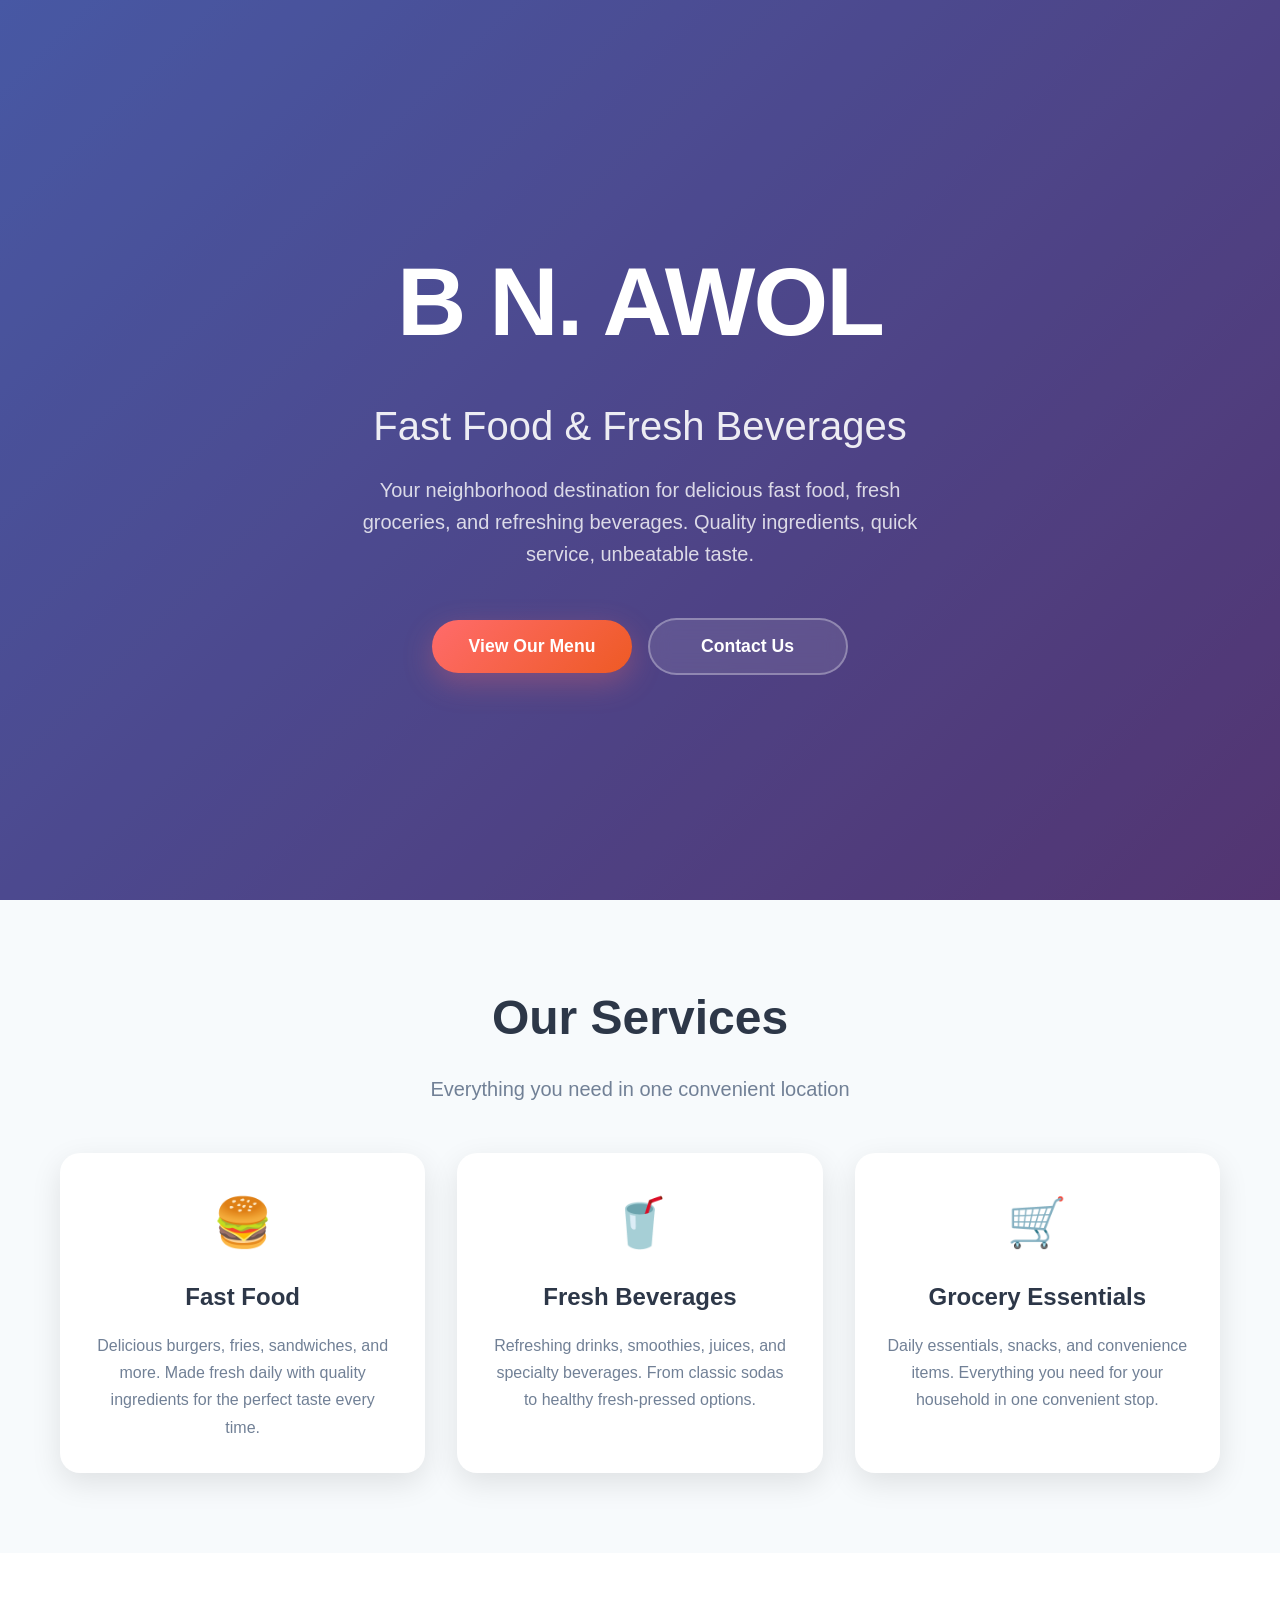
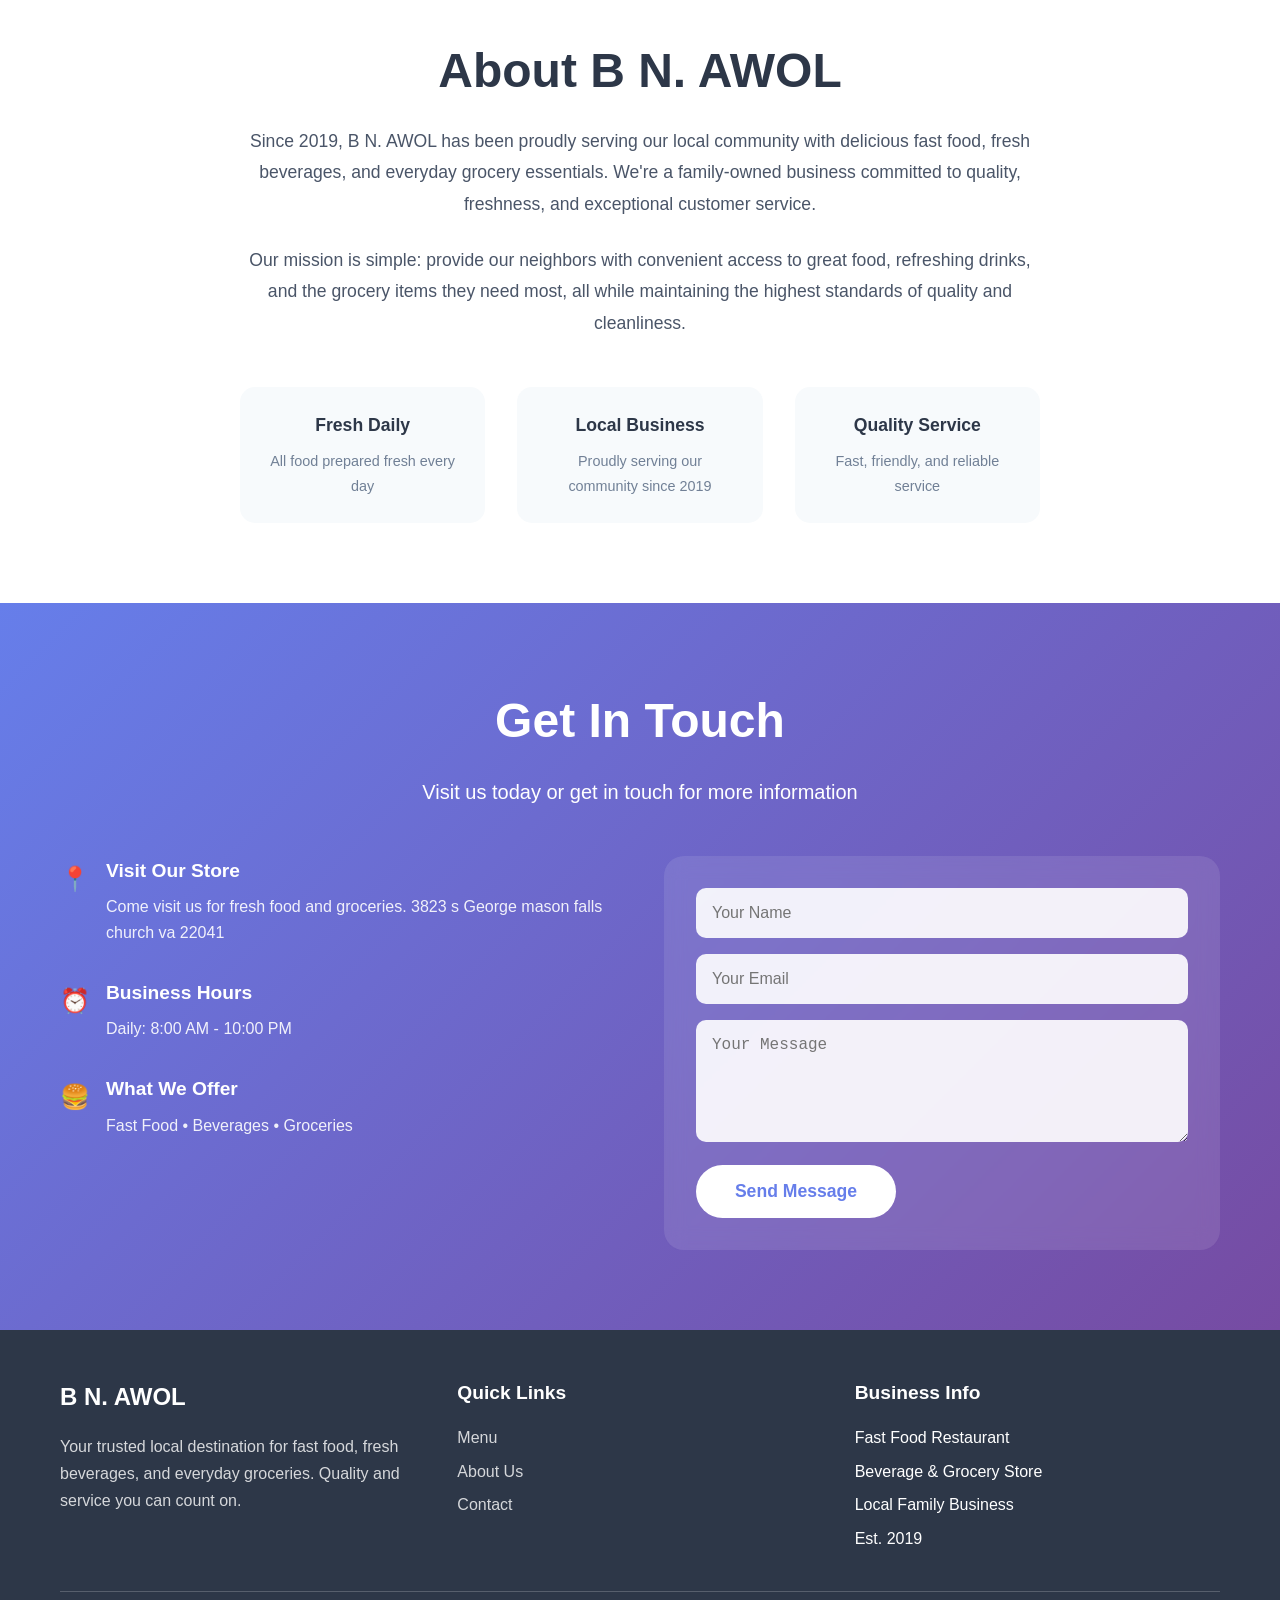
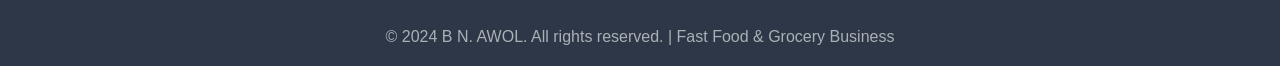
<file: index.html>
<!DOCTYPE html>
<html lang="en">
<head>
    <meta charset="UTF-8">
    <meta name="viewport" content="width=device-width, initial-scale=1.0">
    <title>B N. AWOL - Fast Food & Fresh Beverages</title>
    <meta name="description" content="B N. AWOL - Your local destination for delicious fast food, fresh beverages, and everyday groceries. Quality ingredients, quick service, unbeatable taste.">
    <meta name="author" content="B N. AWOL">
    
    <meta property="og:title" content="B N. AWOL - Fast Food & Fresh Beverages">
    <meta property="og:description" content="Your neighborhood fast food and grocery business. Fresh ingredients, quality service, and great taste you can trust.">
    <meta property="og:type" content="website">
    
    <link rel="stylesheet" href="profile.css">
</head>
<body>
    <!-- Hero Section -->
    <section id="hero" class="hero">
        <div class="hero-overlay"></div>
        <div class="hero-content">
            <h1 class="hero-title">B N. AWOL</h1>
            <p class="hero-subtitle">Fast Food & Fresh Beverages</p>
            <p class="hero-description">
                Your neighborhood destination for delicious fast food, fresh groceries, and refreshing beverages. 
                Quality ingredients, quick service, unbeatable taste.
            </p>
            <div class="hero-buttons">
                <button class="btn btn-primary" onclick="scrollToSection('services')">View Our Menu</button>
                <button class="btn btn-outline" onclick="scrollToSection('contact')">Contact Us</button>
            </div>
        </div>
    </section>

    <!-- Services Section -->
    <section id="services" class="services">
        <div class="container">
            <h2 class="section-title">Our Services</h2>
            <p class="section-subtitle">Everything you need in one convenient location</p>
            
            <div class="services-grid">
                <div class="service-card">
                    <div class="service-icon">🍔</div>
                    <h3>Fast Food</h3>
                    <p>Delicious burgers, fries, sandwiches, and more. Made fresh daily with quality ingredients for the perfect taste every time.</p>
                </div>
                
                <div class="service-card">
                    <div class="service-icon">🥤</div>
                    <h3>Fresh Beverages</h3>
                    <p>Refreshing drinks, smoothies, juices, and specialty beverages. From classic sodas to healthy fresh-pressed options.</p>
                </div>
                
                <div class="service-card">
                    <div class="service-icon">🛒</div>
                    <h3>Grocery Essentials</h3>
                    <p>Daily essentials, snacks, and convenience items. Everything you need for your household in one convenient stop.</p>
                </div>
            </div>
        </div>
    </section>

    <!-- About Section -->
    <section id="about" class="about">
        <div class="container">
            <div class="about-content">
                <div class="about-text">
                    <h2 class="section-title">About B N. AWOL</h2>
                    <p>
                        Since 2019, B N. AWOL has been proudly serving our local community with delicious fast food, 
                        fresh beverages, and everyday grocery essentials. We're a family-owned business committed to 
                        quality, freshness, and exceptional customer service.
                    </p>
                    <p>
                        Our mission is simple: provide our neighbors with convenient access to great food, refreshing drinks, 
                        and the grocery items they need most, all while maintaining the highest standards of quality and cleanliness.
                    </p>
                    
                    <div class="about-features">
                        <div class="feature">
                            <strong>Fresh Daily</strong>
                            <span>All food prepared fresh every day</span>
                        </div>
                        <div class="feature">
                            <strong>Local Business</strong>
                            <span>Proudly serving our community since 2019</span>
                        </div>
                        <div class="feature">
                            <strong>Quality Service</strong>
                            <span>Fast, friendly, and reliable service</span>
                        </div>
                    </div>
                </div>
            </div>
        </div>
    </section>

    <!-- Contact Section -->
    <section id="contact" class="contact">
        <div class="container">
            <h2 class="section-title text-white">Get In Touch</h2>
            <p class="section-subtitle text-white">Visit us today or get in touch for more information</p>
            
            <div class="contact-content">
                <div class="contact-info">
                    <div class="contact-item">
                        <div class="contact-icon">📍</div>
                        <div>
                            <h4>Visit Our Store</h4>
                            <p>Come visit us for fresh food and groceries. 3823 s George mason  
 falls church va 22041</p>
                        </div>
                    </div>
                    
                    <div class="contact-item">
                        <div class="contact-icon">⏰</div>
                        <div>
                            <h4>Business Hours</h4>
                            <p>Daily: 8:00 AM - 10:00 PM</p>
                        </div>
                    </div>
                    
                    <div class="contact-item">
                        <div class="contact-icon">🍔</div>
                        <div>
                            <h4>What We Offer</h4>
                            <p>Fast Food • Beverages • Groceries</p>
                        </div>
                    </div>
                </div>
                
                <div class="contact-form">
                    <form id="contactForm" onsubmit="handleFormSubmit(event)">
                        <input type="text" id="name" placeholder="Your Name" required>
                        <input type="email" id="email" placeholder="Your Email" required>
                        <textarea id="message" placeholder="Your Message" rows="5" required></textarea>
                        <button type="submit" class="btn btn-white">Send Message</button>
                    </form>
                </div>
            </div>
        </div>
    </section>

    <!-- Footer -->
    <footer class="footer">
        <div class="container">
            <div class="footer-content">
                <div class="footer-section">
                    <h3>B N. AWOL</h3>
                    <p>Your trusted local destination for fast food, fresh beverages, and everyday groceries. Quality and service you can count on.</p>
                </div>
                
                <div class="footer-section">
                    <h4>Quick Links</h4>
                    <ul>
                        <li><a href="#services" onclick="scrollToSection('services')">Menu</a></li>
                        <li><a href="#about" onclick="scrollToSection('about')">About Us</a></li>
                        <li><a href="#contact" onclick="scrollToSection('contact')">Contact</a></li>
                    </ul>
                </div>
                
                <div class="footer-section">
                    <h4>Business Info</h4>
                    <ul>
                        <li>Fast Food Restaurant</li>
                        <li>Beverage & Grocery Store</li>
                        <li>Local Family Business</li>
                        <li>Est. 2019</li>
                    </ul>
                </div>
            </div>
            
            <div class="footer-bottom">
                <p>&copy; 2024 B N. AWOL. All rights reserved. | Fast Food & Grocery Business</p>
            </div>
        </div>
    </footer>

    <script src="profile.js"></script>
</body>
</html>
</file>
<file: profile.css>
* {
    margin: 0;
    padding: 0;
    box-sizing: border-box;
}

body {
    font-family: -apple-system, BlinkMacSystemFont, 'Segoe UI', Roboto, Oxygen, Ubuntu, Cantarell, sans-serif;
    line-height: 1.6;
    color: #333;
}

.container {
    max-width: 1200px;
    margin: 0 auto;
    padding: 0 20px;
}

/* Hero Section */
.hero {
    min-height: 100vh;
    background: linear-gradient(135deg, #667eea 0%, #764ba2 100%);
    display: flex;
    align-items: center;
    justify-content: center;
    text-align: center;
    position: relative;
    color: white;
}

.hero-overlay {
    position: absolute;
    inset: 0;
    background: rgba(0, 0, 0, 0.3);
}

.hero-content {
    position: relative;
    z-index: 10;
    max-width: 800px;
    padding: 0 20px;
}

.hero-title {
    font-size: clamp(3rem, 8vw, 6rem);
    font-weight: 800;
    margin-bottom: 1rem;
    letter-spacing: -0.02em;
}

.hero-subtitle {
    font-size: clamp(1.5rem, 4vw, 2.5rem);
    font-weight: 300;
    margin-bottom: 1rem;
    opacity: 0.9;
}

.hero-description {
    font-size: clamp(1rem, 2vw, 1.25rem);
    margin-bottom: 3rem;
    opacity: 0.8;
    max-width: 600px;
    margin-left: auto;
    margin-right: auto;
}

.hero-buttons {
    display: flex;
    flex-direction: column;
    gap: 1rem;
    align-items: center;
}

@media (min-width: 640px) {
    .hero-buttons {
        flex-direction: row;
        justify-content: center;
    }
}

/* Buttons */
.btn {
    padding: 1rem 2rem;
    border-radius: 50px;
    font-size: 1.1rem;
    font-weight: 600;
    text-decoration: none;
    border: none;
    cursor: pointer;
    transition: all 0.3s ease;
    display: inline-block;
    min-width: 200px;
}

.btn-primary {
    background: linear-gradient(135deg, #ff6b6b, #ee5a24);
    color: white;
    box-shadow: 0 10px 30px rgba(255, 107, 107, 0.3);
}

.btn-primary:hover {
    transform: translateY(-2px);
    box-shadow: 0 15px 40px rgba(255, 107, 107, 0.4);
}

.btn-outline {
    background: rgba(255, 255, 255, 0.1);
    color: white;
    border: 2px solid rgba(255, 255, 255, 0.3);
    backdrop-filter: blur(10px);
}

.btn-outline:hover {
    background: white;
    color: #667eea;
    transform: translateY(-2px);
}

.btn-white {
    background: white;
    color: #667eea;
}

.btn-white:hover {
    background: #f8f9fa;
    transform: translateY(-2px);
}

/* Sections */
section {
    padding: 5rem 0;
}

.section-title {
    font-size: clamp(2rem, 5vw, 3rem);
    font-weight: 700;
    text-align: center;
    margin-bottom: 1rem;
    color: #2d3748;
}

.section-subtitle {
    font-size: 1.25rem;
    text-align: center;
    margin-bottom: 3rem;
    color: #718096;
    max-width: 600px;
    margin-left: auto;
    margin-right: auto;
}

/* Services Section */
.services {
    background: #f7fafc;
}

.services-grid {
    display: grid;
    grid-template-columns: repeat(auto-fit, minmax(300px, 1fr));
    gap: 2rem;
    margin-top: 3rem;
}

.service-card {
    background: white;
    padding: 2rem;
    border-radius: 20px;
    text-align: center;
    box-shadow: 0 10px 30px rgba(0, 0, 0, 0.1);
    transition: transform 0.3s ease, box-shadow 0.3s ease;
}

.service-card:hover {
    transform: translateY(-5px);
    box-shadow: 0 20px 40px rgba(0, 0, 0, 0.15);
}

.service-icon {
    font-size: 3rem;
    margin-bottom: 1rem;
}

.service-card h3 {
    font-size: 1.5rem;
    font-weight: 600;
    margin-bottom: 1rem;
    color: #2d3748;
}

.service-card p {
    color: #718096;
    line-height: 1.7;
}

/* About Section */
.about {
    background: white;
}

.about-content {
    max-width: 800px;
    margin: 0 auto;
    text-align: center;
}

.about-text p {
    font-size: 1.1rem;
    color: #4a5568;
    margin-bottom: 1.5rem;
    line-height: 1.8;
}

.about-features {
    display: grid;
    grid-template-columns: repeat(auto-fit, minmax(200px, 1fr));
    gap: 2rem;
    margin-top: 3rem;
}

.feature {
    text-align: center;
    padding: 1.5rem;
    background: #f7fafc;
    border-radius: 15px;
}

.feature strong {
    display: block;
    font-size: 1.1rem;
    color: #2d3748;
    margin-bottom: 0.5rem;
}

.feature span {
    color: #718096;
    font-size: 0.9rem;
}

/* Contact Section */
.contact {
    background: linear-gradient(135deg, #667eea 0%, #764ba2 100%);
    color: white;
}

.contact .section-title,
.contact .section-subtitle {
    color: white;
}

.text-white {
    color: white;
}

.contact-content {
    display: grid;
    grid-template-columns: repeat(auto-fit, minmax(400px, 1fr));
    gap: 3rem;
    margin-top: 3rem;
}

.contact-info {
    display: flex;
    flex-direction: column;
    gap: 2rem;
}

.contact-item {
    display: flex;
    align-items: flex-start;
    gap: 1rem;
}

.contact-icon {
    font-size: 1.5rem;
    margin-top: 0.25rem;
}

.contact-item h4 {
    font-size: 1.2rem;
    margin-bottom: 0.5rem;
}

.contact-item p {
    opacity: 0.9;
}

.contact-form {
    background: rgba(255, 255, 255, 0.1);
    padding: 2rem;
    border-radius: 20px;
    backdrop-filter: blur(10px);
}

.contact-form input,
.contact-form textarea {
    width: 100%;
    padding: 1rem;
    margin-bottom: 1rem;
    border: none;
    border-radius: 10px;
    font-size: 1rem;
    background: rgba(255, 255, 255, 0.9);
}

.contact-form input:focus,
.contact-form textarea:focus {
    outline: none;
    box-shadow: 0 0 0 3px rgba(255, 255, 255, 0.3);
}

.contact-form textarea {
    resize: vertical;
    min-height: 120px;
}

/* Footer */
.footer {
    background: #2d3748;
    color: white;
    padding: 3rem 0 1rem;
}

.footer-content {
    display: grid;
    grid-template-columns: repeat(auto-fit, minmax(250px, 1fr));
    gap: 2rem;
    margin-bottom: 2rem;
}

.footer-section h3 {
    font-size: 1.5rem;
    margin-bottom: 1rem;
}

.footer-section h4 {
    font-size: 1.2rem;
    margin-bottom: 1rem;
}

.footer-section p {
    opacity: 0.8;
    line-height: 1.7;
}

.footer-section ul {
    list-style: none;
}

.footer-section ul li {
    margin-bottom: 0.5rem;
}

.footer-section ul li a {
    color: rgba(255, 255, 255, 0.8);
    text-decoration: none;
    transition: color 0.3s ease;
}

.footer-section ul li a:hover {
    color: white;
}

.footer-bottom {
    border-top: 1px solid rgba(255, 255, 255, 0.2);
    padding-top: 2rem;
    text-align: center;
}

.footer-bottom p {
    opacity: 0.6;
}

/* Responsive Design */
@media (max-width: 768px) {
    .contact-content {
        grid-template-columns: 1fr;
    }
    
    .services-grid {
        grid-template-columns: 1fr;
    }
    
    .about-features {
        grid-template-columns: 1fr;
    }
    
    .hero-buttons {
        flex-direction: column;
    }
}

/* Smooth scrolling */
html {
    scroll-behavior: smooth;
}

/* Form success message */
.form-success {
    background: #48bb78;
    color: white;
    padding: 1rem;
    border-radius: 10px;
    margin-bottom: 1rem;
    text-align: center;
}
</file>
